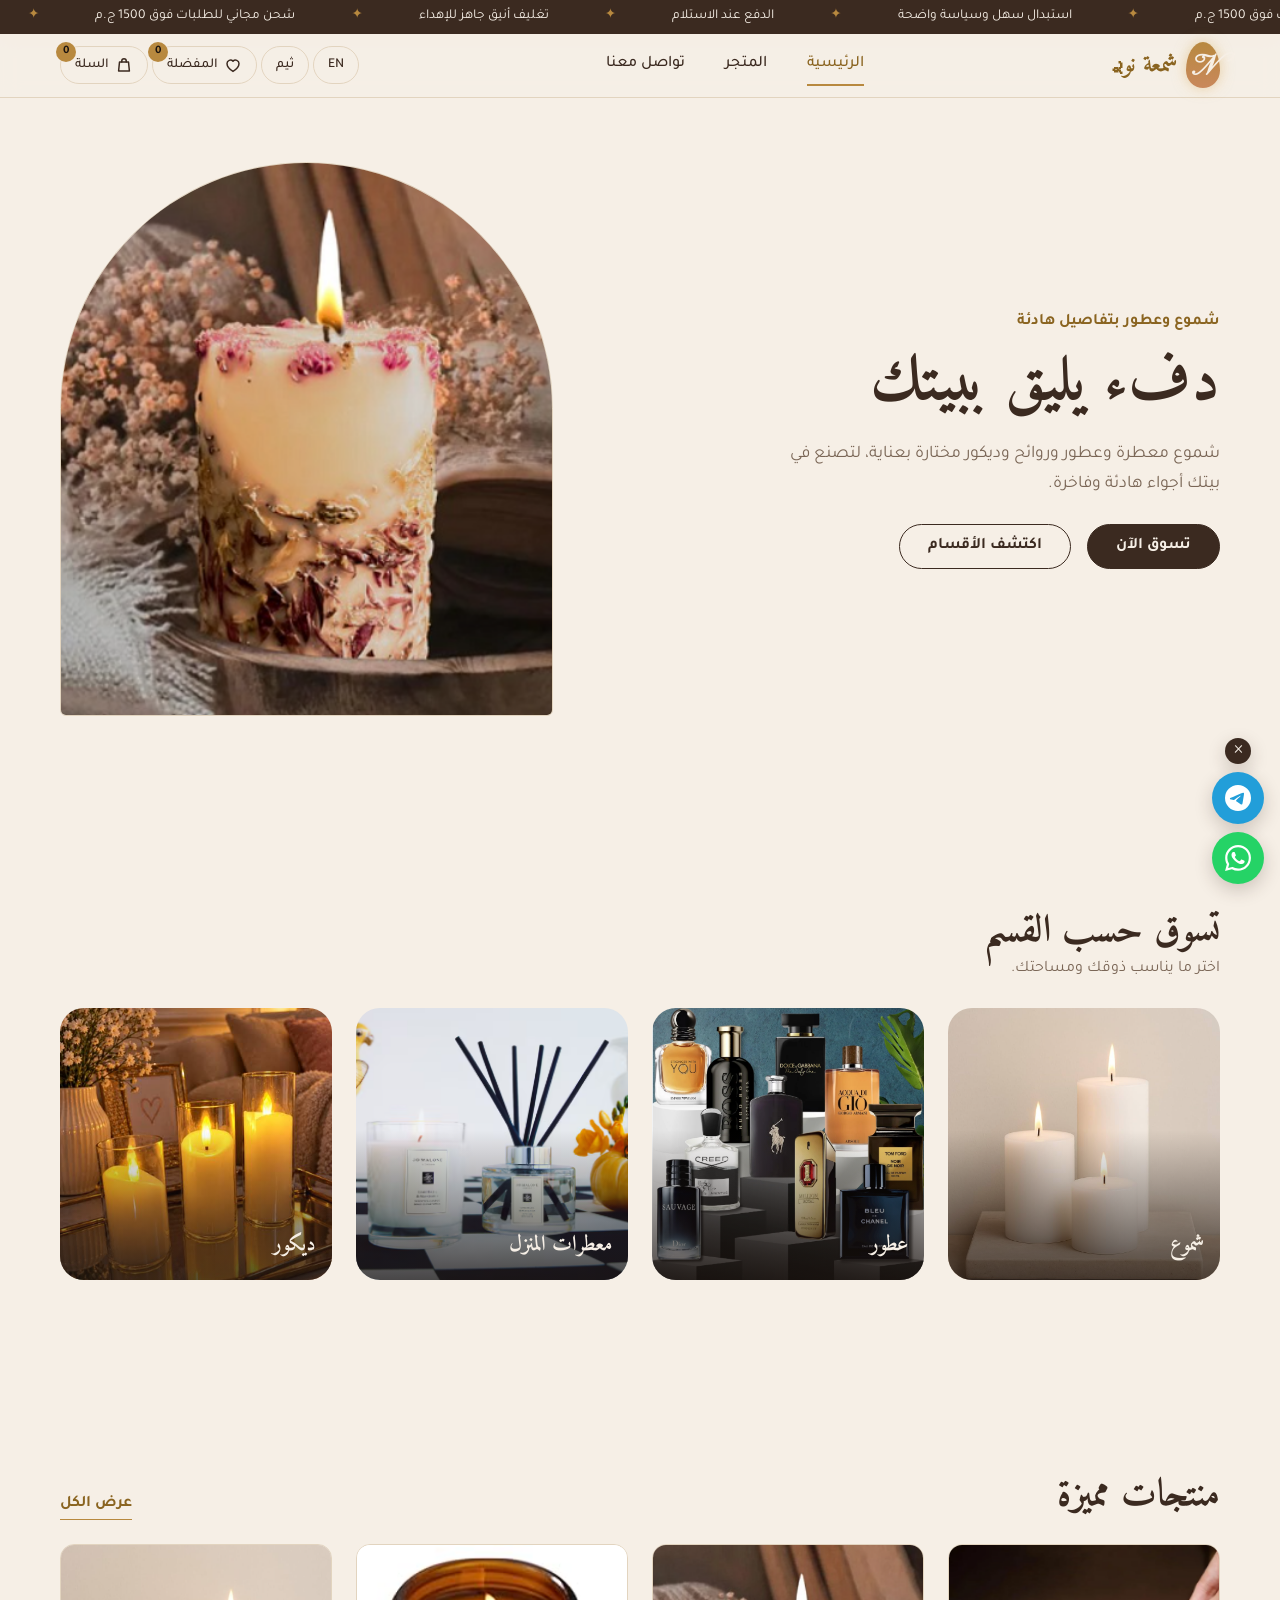
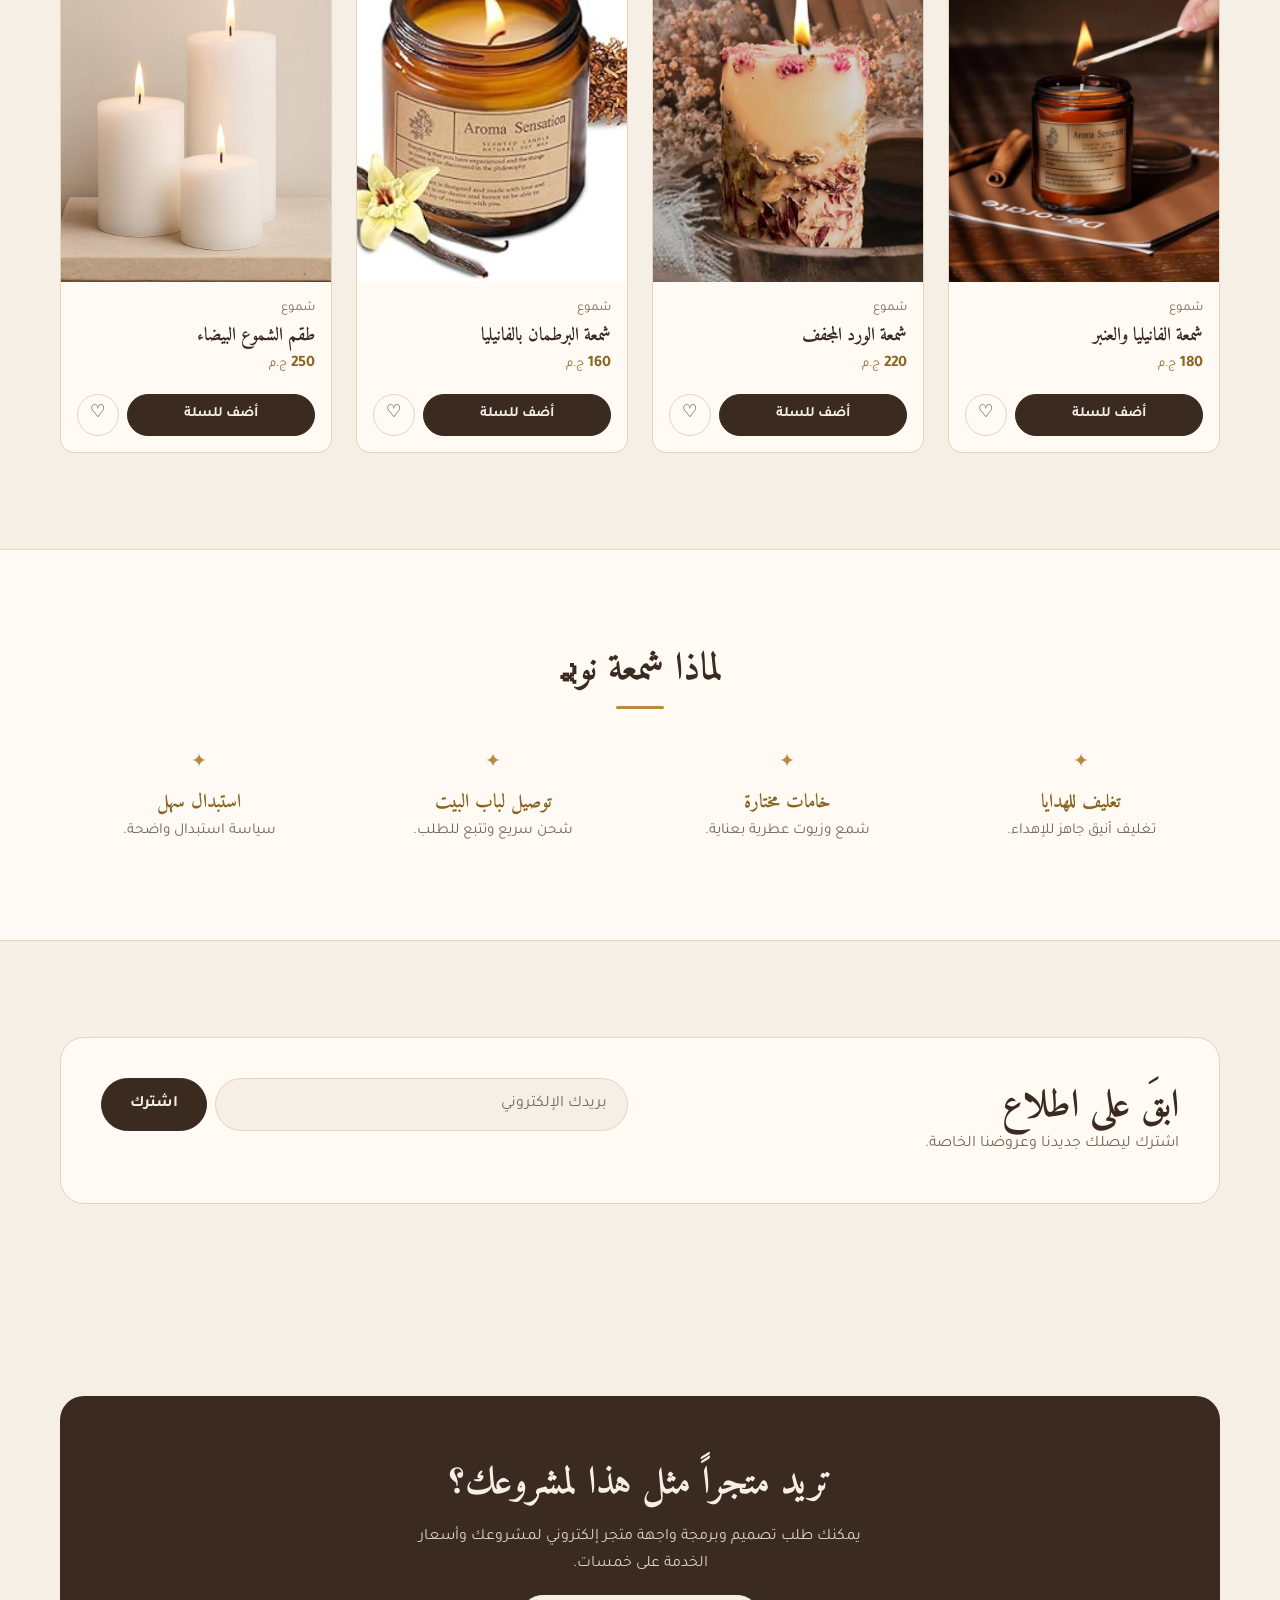
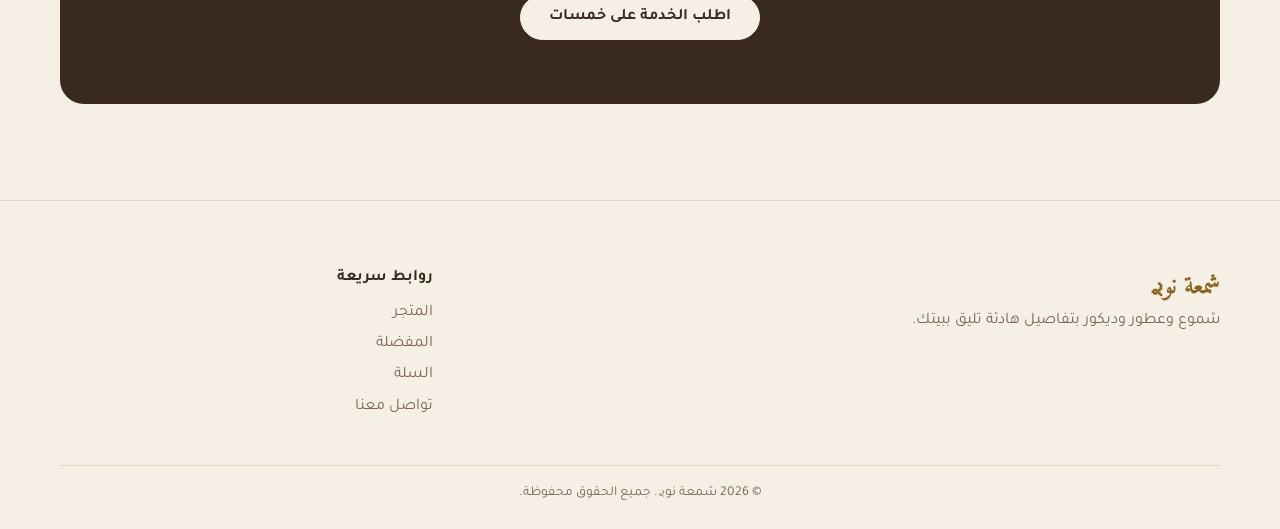
<file: index.html>
<!doctype html>
<html lang="ar" dir="rtl">
  <head>
    <meta charset="UTF-8" />
    <meta name="viewport" content="width=device-width, initial-scale=1.0" />
    <title>شمعة نوࢪ | شموع وعطور وديكور فاخر</title>
    <meta
      name="description"
      content="شموع معطرة وعطور وروائح للبيت وديكور مختار بعناية، بتصميم هادئ وفاخر وتغليف مناسب للهدايا."
    />
    <meta name="theme-color" content="#f6efe6" />

    <!-- معاينة الرابط -->
    <meta property="og:type" content="website" />
    <meta property="og:title" content="شمعة نوࢪ | شموع وعطور وديكور فاخر" />
    <meta
      property="og:description"
      content="شموع وعطور وروائح للبيت بتصميم هادئ وفاخر."
    />
    <meta property="og:image" content="images/og-cover.jpg" />

    <!-- الأيقونات -->
    <link rel="icon" type="image/png" href="images/icon.png" />
    <link rel="apple-touch-icon" href="images/icon.png" />

    <!-- الخطوط -->
    <link rel="preconnect" href="https://fonts.googleapis.com" />
    <link rel="preconnect" href="https://fonts.gstatic.com" crossorigin />
    <link
      href="https://fonts.googleapis.com/css2?family=Amiri:wght@400;700&family=Cormorant+Garamond:wght@500;600&family=Jost:wght@400;500&family=Tajawal:wght@400;500;700&family=Pinyon+Script&display=swap"
      rel="stylesheet"
    />

    <!-- ملف CSS واحد + ملفين JS: الأول للغة، والتاني لمنطق المشروع -->
    <link rel="stylesheet" href="css/style.css" />
    <script src="js/i18n.js" defer></script>
    <script src="js/data.js" defer></script>
    <script src="js/app.js" defer></script>
  </head>
  <body>
    <a href="#main" class="skip-link">تخطي إلى المحتوى</a>

    <!-- ========== الهيدر ========== -->
    <header class="site-header">
      <div class="container header-inner">
        <a href="index.html#/" class="brand">
          <span class="brand-mark" aria-hidden="true">N</span>
          <span class="brand-name">شمعة نوࢪ</span>
        </a>

        <nav class="main-nav" id="mainNav" aria-label="القائمة الرئيسية">
          <ul class="nav-list">
            <li>
              <a href="index.html#/" class="nav-link" data-nav="home"
                >الرئيسية</a
              >
            </li>
            <li>
              <a href="index.html#/shop" class="nav-link" data-nav="shop"
                >المتجر</a
              >
            </li>
            <li>
              <a href="contact.html" class="nav-link" data-nav="contact"
                >تواصل معنا</a
              >
            </li>
          </ul>
        </nav>

        <div class="header-actions">
          <button
            type="button"
            class="icon-btn"
            id="langToggle"
            aria-label="تغيير اللغة"
          >
            <span>EN</span>
          </button>
          <button
            type="button"
            class="icon-btn"
            id="themeToggle"
            aria-label="تبديل الوضع الليلي"
          >
            <span>ثيم</span>
          </button>
          <a href="index.html#/wishlist" class="icon-btn" aria-label="المفضلة">
            <span class="icon-label">المفضلة</span>
            <span class="badge" id="wishCount">0</span>
          </a>
          <a href="index.html#/cart" class="icon-btn" aria-label="السلة">
            <span class="icon-label">السلة</span>
            <span class="badge" id="cartCount">0</span>
          </a>
          <button
            type="button"
            class="icon-btn menu-btn"
            id="menuToggle"
            aria-expanded="false"
            aria-controls="mainNav"
            aria-label="فتح القائمة"
          >
            <span aria-hidden="true">☰</span>
          </button>
        </div>
      </div>
    </header>

    <!-- الـ JS بيعرض هنا الصفحة المطلوبة (رئيسية، متجر، منتج، سلة، دفع، مفضلة) من القوالب اللي تحت -->
    <main id="main" tabindex="-1">
      <div id="view"></div>
      <noscript
        ><p class="noscript-msg">
          يحتاج الموقع إلى تفعيل JavaScript ليعمل.
        </p></noscript
      >
    </main>

    <!-- ========== الفوتر ========== -->
    <footer class="site-footer">
      <div class="container">
        <div class="footer-grid">
          <div class="footer-brand">
            <p class="footer-logo">شمعة نوࢪ</p>
            <p>شموع وعطور وديكور بتفاصيل هادئة تليق ببيتك.</p>
          </div>
          <nav class="footer-nav" aria-label="روابط سريعة">
            <p class="footer-title">روابط سريعة</p>
            <ul>
              <li><a href="index.html#/shop">المتجر</a></li>
              <li><a href="index.html#/wishlist">المفضلة</a></li>
              <li><a href="index.html#/cart">السلة</a></li>
              <li><a href="contact.html">تواصل معنا</a></li>
            </ul>
          </nav>
        </div>
        <p class="copyright">
          &copy; <span id="year">2026</span>
          <span>شمعة نوࢪ. جميع الحقوق محفوظة.</span>
        </p>
      </div>
    </footer>

    <!-- أزرار التواصل العائمة (الروابط بيحطها الـ JS من الإعدادات في app.js) -->
    <aside class="float-contact" id="floatContact" aria-label="تواصل سريع">
      <button
        type="button"
        class="float-close"
        id="floatClose"
        aria-label="إخفاء أزرار التواصل"
      >
        &times;
      </button>
      <a
        href="#"
        class="float-link float-telegram"
        data-channel="telegram"
        target="_blank"
        rel="noopener"
        aria-label="تواصل عبر تيليجرام"
      >
        <svg viewBox="0 0 24 24" aria-hidden="true">
          <path
            d="M11.944 0A12 12 0 0 0 0 12a12 12 0 0 0 12 12 12 12 0 0 0 12-12A12 12 0 0 0 12 0a12 12 0 0 0-.056 0zm4.962 7.224c.1-.002.321.023.465.14a.506.506 0 0 1 .171.325c.016.093.036.306.02.472-.18 1.898-.962 6.502-1.36 8.627-.168.9-.499 1.201-.82 1.23-.696.065-1.225-.46-1.9-.902-1.056-.693-1.653-1.124-2.678-1.8-1.185-.78-.417-1.21.258-1.91.177-.184 3.247-2.977 3.307-3.23.007-.032.014-.15-.056-.212s-.174-.041-.249-.024c-.106.024-1.793 1.14-5.061 3.345-.48.33-.913.49-1.302.48-.428-.008-1.252-.241-1.865-.44-.752-.245-1.349-.374-1.297-.789.027-.216.325-.437.893-.663 3.498-1.524 5.83-2.529 6.998-3.014 3.332-1.386 4.025-1.627 4.476-1.635z"
          />
        </svg>
      </a>
      <a
        href="#"
        class="float-link float-whatsapp"
        data-channel="whatsapp"
        target="_blank"
        rel="noopener"
        aria-label="تواصل عبر واتساب"
      >
        <svg viewBox="0 0 24 24" aria-hidden="true">
          <path
            d="M17.472 14.382c-.297-.149-1.758-.867-2.03-.967-.273-.099-.471-.148-.67.15-.197.297-.767.966-.94 1.164-.173.199-.347.223-.644.075-.297-.15-1.255-.463-2.39-1.475-.883-.788-1.48-1.761-1.653-2.059-.173-.297-.018-.458.13-.606.134-.133.298-.347.446-.52.149-.174.198-.298.298-.497.099-.198.05-.371-.025-.52-.075-.149-.669-1.612-.916-2.207-.242-.579-.487-.5-.669-.51-.173-.008-.371-.01-.57-.01-.198 0-.52.074-.792.372-.272.297-1.04 1.016-1.04 2.479 0 1.462 1.065 2.875 1.213 3.074.149.198 2.096 3.2 5.077 4.487.709.306 1.262.489 1.694.625.712.227 1.36.195 1.871.118.571-.085 1.758-.719 2.006-1.413.248-.694.248-1.289.173-1.413-.074-.124-.272-.198-.57-.347m-5.421 7.403h-.004a9.87 9.87 0 01-5.031-1.378l-.361-.214-3.741.982.998-3.648-.235-.374a9.86 9.86 0 01-1.51-5.26c.001-5.45 4.436-9.884 9.888-9.884 2.64 0 5.122 1.03 6.988 2.898a9.825 9.825 0 012.893 6.994c-.003 5.45-4.437 9.884-9.885 9.884m8.413-18.297A11.815 11.815 0 0012.05 0C5.495 0 .16 5.335.157 11.892c0 2.096.547 4.142 1.588 5.945L.057 24l6.305-1.654a11.882 11.882 0 005.683 1.448h.005c6.554 0 11.89-5.335 11.893-11.893a11.821 11.821 0 00-3.48-8.413Z"
          />
        </svg>
      </a>
    </aside>

    <!-- منطقة رسائل التأكيد (Toast) يملؤها الـ JS -->
    <div
      class="toast-region"
      id="toastRegion"
      role="status"
      aria-live="polite"
    ></div>

    <!-- ========== قالب: home ========== -->
    <template id="tpl-home">
      <section aria-labelledby="hero-title" class="hero">
        <div class="hero-inner container">
          <div class="hero-text">
            <p class="eyebrow">شموع وعطور بتفاصيل هادئة</p>
            <h1 id="hero-title">دفء يليق ببيتك</h1>
            <p class="hero-desc">
              شموع معطرة وعطور وروائح وديكور مختارة بعناية، لتصنع في بيتك أجواء
              هادئة وفاخرة.
            </p>
            <div class="hero-actions">
              <a class="btn btn-primary" href="#/shop">تسوق الآن</a>
              <a class="btn btn-ghost" data-scroll="categories" href="#/"
                >اكتشف الأقسام</a
              >
            </div>
          </div>
          <div class="hero-media">
            <img
              alt="شمعة معطرة مضاءة على طاولة خشبية"
              class="hero-img"
              fetchpriority="high"
              height="900"
              src="images/hero1.png"
              width="800"
            />
          </div>
        </div>
      </section>

      <!-- Shopping Sections -->
      <section
        aria-labelledby="categories-title"
        class="categories"
        id="categories"
      >
        <div class="container">
          <div class="section-head">
            <h2 id="categories-title">تسوق حسب القسم</h2>
            <p>اختر ما يناسب ذوقك ومساحتك.</p>
          </div>
          <ul class="category-grid">
            <li>
              <a class="category-card" href="#/shop?category=candles">
                <img
                  alt=""
                  height="600"
                  loading="lazy"
                  src="images/img10.png"
                  width="600"
                />
                <span class="category-name">شموع</span>
              </a>
            </li>
            <li>
              <a class="category-card" href="#/shop?category=perfumes">
                <img
                  alt=""
                  height="600"
                  loading="lazy"
                  src="images/img4-.png"
                  width="600"
                />
                <span class="category-name">عطور</span>
              </a>
            </li>
            <li>
              <a class="category-card" href="#/shop?category=home-fragrance">
                <img
                  alt=""
                  height="600"
                  loading="lazy"
                  src="images/img2.png"
                  width="600"
                />
                <span class="category-name">معطرات المنزل</span>
              </a>
            </li>
            <li>
              <a class="category-card" href="#/shop?category=decor">
                <img
                  alt=""
                  height="600"
                  loading="lazy"
                  src="images/img8.png"
                  width="600"
                />
                <span class="category-name">ديكور</span>
              </a>
            </li>
          </ul>
        </div>
      </section>
      <!-- منتجات مميزة -->
      <section aria-labelledby="featured-title" class="featured" id="featured">
        <div class="container">
          <div class="section-head section-head-row">
            <h2 id="featured-title">منتجات مميزة</h2>
            <a class="link-more" href="#/shop">عرض الكل</a>
          </div>
          <ul class="product-grid" id="featuredGrid"></ul>
        </div>
      </section>
      <!-- المميزات -->
      <section aria-labelledby="features-title" class="features">
        <div class="container">
          <h2 class="features-heading" id="features-title">لماذا شمعة نوࢪ</h2>
          <ul class="features-list">
            <li class="feature-item">
              <h3 class="feature-title">تغليف للهدايا</h3>
              <p>تغليف أنيق جاهز للإهداء.</p>
            </li>
            <li class="feature-item">
              <h3 class="feature-title">خامات مختارة</h3>
              <p>شمع وزيوت عطرية بعناية.</p>
            </li>
            <li class="feature-item">
              <h3 class="feature-title" data-i18n="features.deliveryTitle">
                توصيل لباب البيت
              </h3>
              <p>شحن سريع وتتبع للطلب.</p>
            </li>
            <li class="feature-item">
              <h3 class="feature-title">استبدال سهل</h3>
              <p>سياسة استبدال واضحة.</p>
            </li>
          </ul>
        </div>
      </section>
      <!-- النشرة البريدية -->
      <section
        aria-labelledby="newsletter-title"
        class="newsletter"
        id="newsletter"
      >
        <div class="container newsletter-inner">
          <div class="newsletter-text">
            <h2 id="newsletter-title">ابقَ على اطلاع</h2>
            <p>اشترك ليصلك جديدنا وعروضنا الخاصة.</p>
          </div>
          <form class="newsletter-form" id="newsletterForm" novalidate="">
            <label class="sr-only" for="newsletterEmail"
              >البريد الإلكتروني</label
            >
            <input
              autocomplete="email"
              id="newsletterEmail"
              name="email"
              placeholder="بريدك الإلكتروني"
              required=""
              type="email"
            />
            <button class="btn btn-primary" type="submit">اشترك</button>
            <p
              aria-live="polite"
              class="form-msg"
              id="newsletterMsg"
              role="status"
            ></p>
          </form>
        </div>
      </section>
      <!-- زرار خدمة خمسات -->
      <section aria-labelledby="cta-title" class="cta" id="service">
        <div class="container cta-inner">
          <h2 id="cta-title">تريد متجراً مثل هذا لمشروعك؟</h2>
          <p>
            يمكنك طلب تصميم وبرمجة واجهة متجر إلكتروني لمشروعك وأسعار الخدمة على
            خمسات.
          </p>
          <a class="btn btn-primary" href="#" rel="noopener" target="_blank"
            >اطلب الخدمة على خمسات</a
          >
        </div>
      </section>
    </template>

    <!-- ========== قالب: shop ========== -->
    <template id="tpl-shop">
      <!-- ========== رأس الصفحة ========== -->
      <section aria-labelledby="shop-title" class="page-hero">
        <div class="container">
          <nav aria-label="مسار التنقل">
            <ol class="breadcrumb">
              <li><a href="#/">الرئيسية</a></li>
              <li aria-current="page">المتجر</li>
            </ol>
          </nav>
          <h1 id="shop-title">المتجر</h1>
          <p>اكتشف الشموع والعطور ومعطرات المنزل والديكور في مكان واحد.</p>
        </div>
      </section>
      <!-- ========== الفلاتر + المنتجات ========== -->
      <section aria-label="منتجات المتجر" class="shop">
        <div class="container shop-layout">
          <!-- الفلاتر -->
          <aside aria-label="فلاتر المنتجات" class="filters" id="filters">
            <form id="filtersForm">
              <div class="field">
                <label class="field-label" for="searchInput">بحث</label>
                <input
                  autocomplete="off"
                  id="searchInput"
                  name="search"
                  placeholder="ابحث عن منتج"
                  type="search"
                />
              </div>
              <fieldset>
                <legend>القسم</legend>
                <div class="radio-list">
                  <label>
                    <input checked="" name="category" type="radio" value="" />
                    الكل
                  </label>
                  <label>
                    <input name="category" type="radio" value="candles" />
                    شموع
                  </label>
                  <label>
                    <input name="category" type="radio" value="perfumes" />
                    عطور
                  </label>
                  <label>
                    <input
                      name="category"
                      type="radio"
                      value="home-fragrance"
                    />
                    معطرات المنزل
                  </label>
                  <label>
                    <input name="category" type="radio" value="decor" />
                    ديكور
                  </label>
                </div>
              </fieldset>
              <fieldset>
                <legend>السعر (ج.م)</legend>
                <div class="price-row">
                  <div class="field">
                    <label class="field-label" for="minPrice">من</label>
                    <input
                      id="minPrice"
                      inputmode="numeric"
                      min="0"
                      name="minPrice"
                      placeholder="0"
                      type="number"
                    />
                  </div>
                  <div class="field">
                    <label class="field-label" for="maxPrice">إلى</label>
                    <input
                      id="maxPrice"
                      inputmode="numeric"
                      min="0"
                      name="maxPrice"
                      placeholder="1000"
                      type="number"
                    />
                  </div>
                </div>
              </fieldset>
              <button class="btn btn-ghost filters-reset" type="reset">
                مسح الفلاتر
              </button>
            </form>
          </aside>
          <!-- المنتجات -->
          <div class="shop-main">
            <div class="shop-toolbar">
              <p
                aria-live="polite"
                class="results-count"
                id="resultsCount"
                role="status"
              >
                عرض 6 منتجات
              </p>
              <div class="toolbar-actions">
                <button
                  aria-controls="filters"
                  aria-expanded="false"
                  class="btn btn-ghost filters-toggle"
                  id="filtersToggle"
                  type="button"
                >
                  الفلاتر
                </button>
                <label class="sort-label" for="sortSelect">الترتيب</label>
                <select class="sort-select" id="sortSelect">
                  <option value="newest">الأحدث</option>
                  <option value="price-asc">السعر: من الأقل للأعلى</option>
                  <option value="price-desc">السعر: من الأعلى للأقل</option>
                </select>
              </div>
            </div>
            <ul class="product-grid" id="productGrid"></ul>
            <p class="empty-state" hidden="" id="emptyState">
              لا توجد منتجات مطابقة لبحثك.
            </p>
          </div>
        </div>
      </section>
    </template>

    <!-- ========== قالب: product ========== -->
    <template id="tpl-product">
      <div class="container page-top">
        <nav aria-label="مسار التنقل">
          <ol class="breadcrumb">
            <li><a href="#/">الرئيسية</a></li>
            <li><a href="#/shop">المتجر</a></li>
            <li aria-current="page">شمعة الفانيليا والعنبر</li>
          </ol>
        </nav>
      </div>
      <!-- ========== تفاصيل المنتج  ========== -->
      <section aria-labelledby="product-title" class="product-detail">
        <div class="container product-layout">
          <div class="product-gallery">
            <img
              alt="شمعة الفانيليا والعنبر"
              fetchpriority="high"
              height="1000"
              id="productImage"
              src="images/شمعة الفانيليا والعنبر.png"
              width="800"
            />
          </div>
          <div class="product-info">
            <p class="product-cat" id="productCategory">شموع</p>
            <h1 id="product-title">شمعة الفانيليا والعنبر</h1>
            <p class="product-price-lg" id="productPrice">
              180 <span class="currency">ج.م</span>
            </p>
            <p class="product-desc" id="productDesc">
              شمعة معطرة بنفحات الفانيليا والعنبر، تمنح مكانك دفئاً وهدوءاً.
            </p>
            <form class="product-form" id="productForm" novalidate="">
              <div class="form-field">
                <label for="sizeSelect">الحجم</label>
                <select class="form-control" id="sizeSelect" name="size">
                  <option value="small">صغير</option>
                  <option selected="" value="medium">متوسط</option>
                  <option value="large">كبير</option>
                </select>
              </div>
              <div class="form-field">
                <span class="field-label" id="qtyLabel">الكمية</span>
                <div aria-label="الكمية" class="qty" role="group">
                  <button
                    aria-label="إنقاص الكمية"
                    class="qty-btn"
                    type="button"
                  >
                    −
                  </button>
                  <input
                    aria-label="الكمية"
                    id="qtyInput"
                    inputmode="numeric"
                    max="10"
                    min="1"
                    type="number"
                    value="1"
                  />
                  <button
                    aria-label="زيادة الكمية"
                    class="qty-btn"
                    type="button"
                  >
                    +
                  </button>
                </div>
              </div>
              <div class="product-buy">
                <button class="btn btn-primary" id="addToCartBtn" type="submit">
                  أضف للسلة
                </button>
                <button
                  aria-label="أضف للمفضلة"
                  aria-pressed="false"
                  class="wish-btn wish-btn-lg"
                  id="wishBtn"
                  type="button"
                >
                  ♡
                </button>
              </div>
            </form>
            <ul class="product-points">
              <li>تغليف أنيق جاهز للإهداء</li>
              <li>شحن سريع وتتبع للطلب</li>
              <li>سياسة استبدال واضحة</li>
            </ul>
            <div class="accordion">
              <details open="">
                <summary>تفاصيل المنتج</summary>
                <p>
                  تصميم هادئ ورائحة دافئة تناسب غرف المعيشة وغرف النوم. احرص على
                  قص الفتيلة قبل كل استخدام لتحصل على احتراق متوازن.
                </p>
              </details>
              <details>
                <summary>الشحن والاستبدال</summary>
                <p>
                  يتم التوصيل خلال أيام العمل، ويمكن الاستبدال وفق سياسة المتجر.
                </p>
              </details>
            </div>
          </div>
        </div>
      </section>
      <!-- ========== منتجات مشابهة ========== -->
      <section aria-labelledby="related-title" class="related">
        <div class="container">
          <div class="section-head">
            <h2 id="related-title">قد يعجبك أيضاً</h2>
          </div>
          <ul class="product-grid" id="relatedGrid"></ul>
        </div>
      </section>
    </template>

    <!-- ========== قالب: cart ========== -->
    <template id="tpl-cart">
      <section aria-labelledby="cart-title" class="page-hero">
        <div class="container">
          <nav aria-label="مسار التنقل">
            <ol class="breadcrumb">
              <li><a href="#/">الرئيسية</a></li>
              <li aria-current="page">السلة</li>
            </ol>
          </nav>
          <h1 id="cart-title">السلة</h1>
        </div>
      </section>
      <section aria-label="محتويات السلة" class="cart">
        <div class="container cart-layout">
          <div class="cart-main">
            <ul class="cart-list" id="cartList"></ul>
            <div class="cart-empty" hidden="" id="cartEmpty">
              <p>سلتك فارغة حالياً.</p>
              <a class="btn btn-primary" href="#/shop">تسوق الآن</a>
            </div>
          </div>
          <aside aria-labelledby="summary-title" class="cart-summary panel">
            <h2 id="summary-title">ملخص الطلب</h2>
            <form class="coupon-form" id="couponForm" novalidate="">
              <label class="sr-only" for="couponInput">كود الخصم</label>
              <input
                autocomplete="off"
                class="form-control"
                id="couponInput"
                placeholder="كود الخصم"
                type="text"
              />
              <button class="btn btn-ghost" type="submit">تطبيق</button>
            </form>
            <p
              aria-live="polite"
              class="form-msg"
              id="couponMsg"
              role="status"
            ></p>
            <dl class="summary-rows">
              <div>
                <dt>المجموع الفرعي</dt>
                <dd id="subtotal">1080 ج.م</dd>
              </div>
              <div>
                <dt>الخصم</dt>
                <dd id="discount">0 ج.م</dd>
              </div>
              <div>
                <dt>الشحن</dt>
                <dd id="shipping">50 ج.م</dd>
              </div>
              <div class="summary-total">
                <dt>الإجمالي</dt>
                <dd id="total">1130 ج.م</dd>
              </div>
            </dl>
            <a class="btn btn-primary" href="#/checkout" id="checkoutBtn"
              >إتمام الطلب</a
            >
          </aside>
        </div>
      </section>
    </template>

    <!-- ========== قالب: checkout ========== -->
    <template id="tpl-checkout">
      <section aria-labelledby="checkout-title" class="page-hero">
        <div class="container">
          <nav aria-label="مسار التنقل">
            <ol class="breadcrumb">
              <li><a href="#/">الرئيسية</a></li>
              <li><a href="#/cart">السلة</a></li>
              <li aria-current="page">إتمام الطلب</li>
            </ol>
          </nav>
          <h1 id="checkout-title">إتمام الطلب</h1>
        </div>
      </section>
      <section aria-label="بيانات الطلب" class="checkout">
        <div class="container checkout-layout">
          <form class="checkout-form" id="checkoutForm" novalidate="">
            <fieldset>
              <legend>بيانات التواصل</legend>
              <div class="form-grid">
                <div class="form-field full">
                  <label for="fullName">الاسم الكامل</label>
                  <input
                    aria-describedby="fullNameError"
                    autocomplete="name"
                    class="form-control"
                    id="fullName"
                    name="fullName"
                    required=""
                    type="text"
                  />
                  <p class="field-error" id="fullNameError"></p>
                </div>
                <div class="form-field">
                  <label for="phone">رقم الموبايل</label>
                  <input
                    aria-describedby="phoneError"
                    autocomplete="tel"
                    class="form-control"
                    id="phone"
                    inputmode="tel"
                    name="phone"
                    required=""
                    type="tel"
                  />
                  <p class="field-error" id="phoneError"></p>
                </div>
                <div class="form-field">
                  <label for="email">البريد الإلكتروني</label>
                  <input
                    aria-describedby="emailError"
                    autocomplete="email"
                    class="form-control"
                    id="email"
                    name="email"
                    required=""
                    type="email"
                  />
                  <p class="field-error" id="emailError"></p>
                </div>
              </div>
            </fieldset>
            <fieldset>
              <legend>عنوان التوصيل</legend>
              <div class="form-grid">
                <div class="form-field">
                  <label for="governorate">المحافظة</label>
                  <select
                    aria-describedby="governorateError"
                    class="form-control"
                    id="governorate"
                    name="governorate"
                    required=""
                  >
                    <option value="">اختر المحافظة</option>
                    <option value="cairo">القاهرة</option>
                    <option value="giza">الجيزة</option>
                    <option value="alex">الإسكندرية</option>
                    <option value="other">محافظة أخرى</option>
                  </select>
                  <p class="field-error" id="governorateError"></p>
                </div>
                <div class="form-field">
                  <label for="city">المدينة / المنطقة</label>
                  <input
                    aria-describedby="cityError"
                    autocomplete="address-level2"
                    class="form-control"
                    id="city"
                    name="city"
                    required=""
                    type="text"
                  />
                  <p class="field-error" id="cityError"></p>
                </div>
                <div class="form-field full">
                  <label for="address">العنوان بالتفصيل</label>
                  <textarea
                    aria-describedby="addressError"
                    autocomplete="street-address"
                    class="form-control"
                    id="address"
                    name="address"
                    required=""
                    rows="3"
                  ></textarea>
                  <p class="field-error" id="addressError"></p>
                </div>
                <div class="form-field full">
                  <label for="notes">ملاحظات (اختياري)</label>
                  <textarea
                    class="form-control"
                    id="notes"
                    name="notes"
                    rows="2"
                  ></textarea>
                </div>
              </div>
            </fieldset>
            <fieldset>
              <legend>طريقة الدفع</legend>
              <label class="pay-option">
                <input checked="" name="payment" type="radio" value="cod" />
                الدفع عند الاستلام
              </label>
              <label class="pay-option is-disabled">
                <input disabled="" name="payment" type="radio" value="card" />
                بطاقة بنكية (قريباً)
              </label>
            </fieldset>
            <button class="btn btn-primary checkout-submit" type="submit">
              تأكيد الطلب
            </button>
          </form>
          <aside aria-labelledby="order-title" class="order-summary panel">
            <h2 id="order-title">ملخص طلبك</h2>
            <ul class="order-items" id="orderItems"></ul>
            <dl class="summary-rows">
              <div>
                <dt>المجموع الفرعي</dt>
                <dd id="subtotal">1080 ج.م</dd>
              </div>
              <div>
                <dt>الشحن</dt>
                <dd id="shipping">50 ج.م</dd>
              </div>
              <div class="summary-total">
                <dt>الإجمالي</dt>
                <dd id="total">1130 ج.م</dd>
              </div>
            </dl>
          </aside>
        </div>
        <!-- رسالة النجاح: مخفية لحد ما الطلب يتأكد -->
        <div
          class="container order-success"
          hidden=""
          id="orderSuccess"
          role="status"
        >
          <div aria-hidden="true" class="success-mark">✓</div>
          <h2>تم استلام طلبك</h2>
          <p>رقم الطلب: <strong id="orderNumber">—</strong></p>
          <a class="btn btn-primary" href="#/shop">متابعة التسوق</a>
        </div>
      </section>
    </template>

    <!-- ========== قالب: wishlist ========== -->
    <template id="tpl-wishlist">
      <section aria-labelledby="wish-title" class="page-hero">
        <div class="container">
          <nav aria-label="مسار التنقل">
            <ol class="breadcrumb">
              <li><a href="#/">الرئيسية</a></li>
              <li aria-current="page">المفضلة</li>
            </ol>
          </nav>
          <h1 id="wish-title">المفضلة</h1>
        </div>
      </section>
      <section aria-label="المنتجات المفضلة" class="wishlist">
        <div class="container">
          <div class="list-toolbar">
            <p
              aria-live="polite"
              class="results-count"
              id="wishResults"
              role="status"
            >
              عدد المنتجات: 2
            </p>
            <button class="btn btn-ghost btn-sm" id="clearWish" type="button">
              مسح الكل
            </button>
          </div>
          <ul class="product-grid" id="wishGrid"></ul>
          <div class="empty-state" hidden="" id="wishEmpty">
            <p>لم تضف أي منتج إلى المفضلة بعد.</p>
            <a class="btn btn-primary" href="#/shop">اكتشف المنتجات</a>
          </div>
        </div>
      </section>
    </template>
  </body>
</html>
</file>
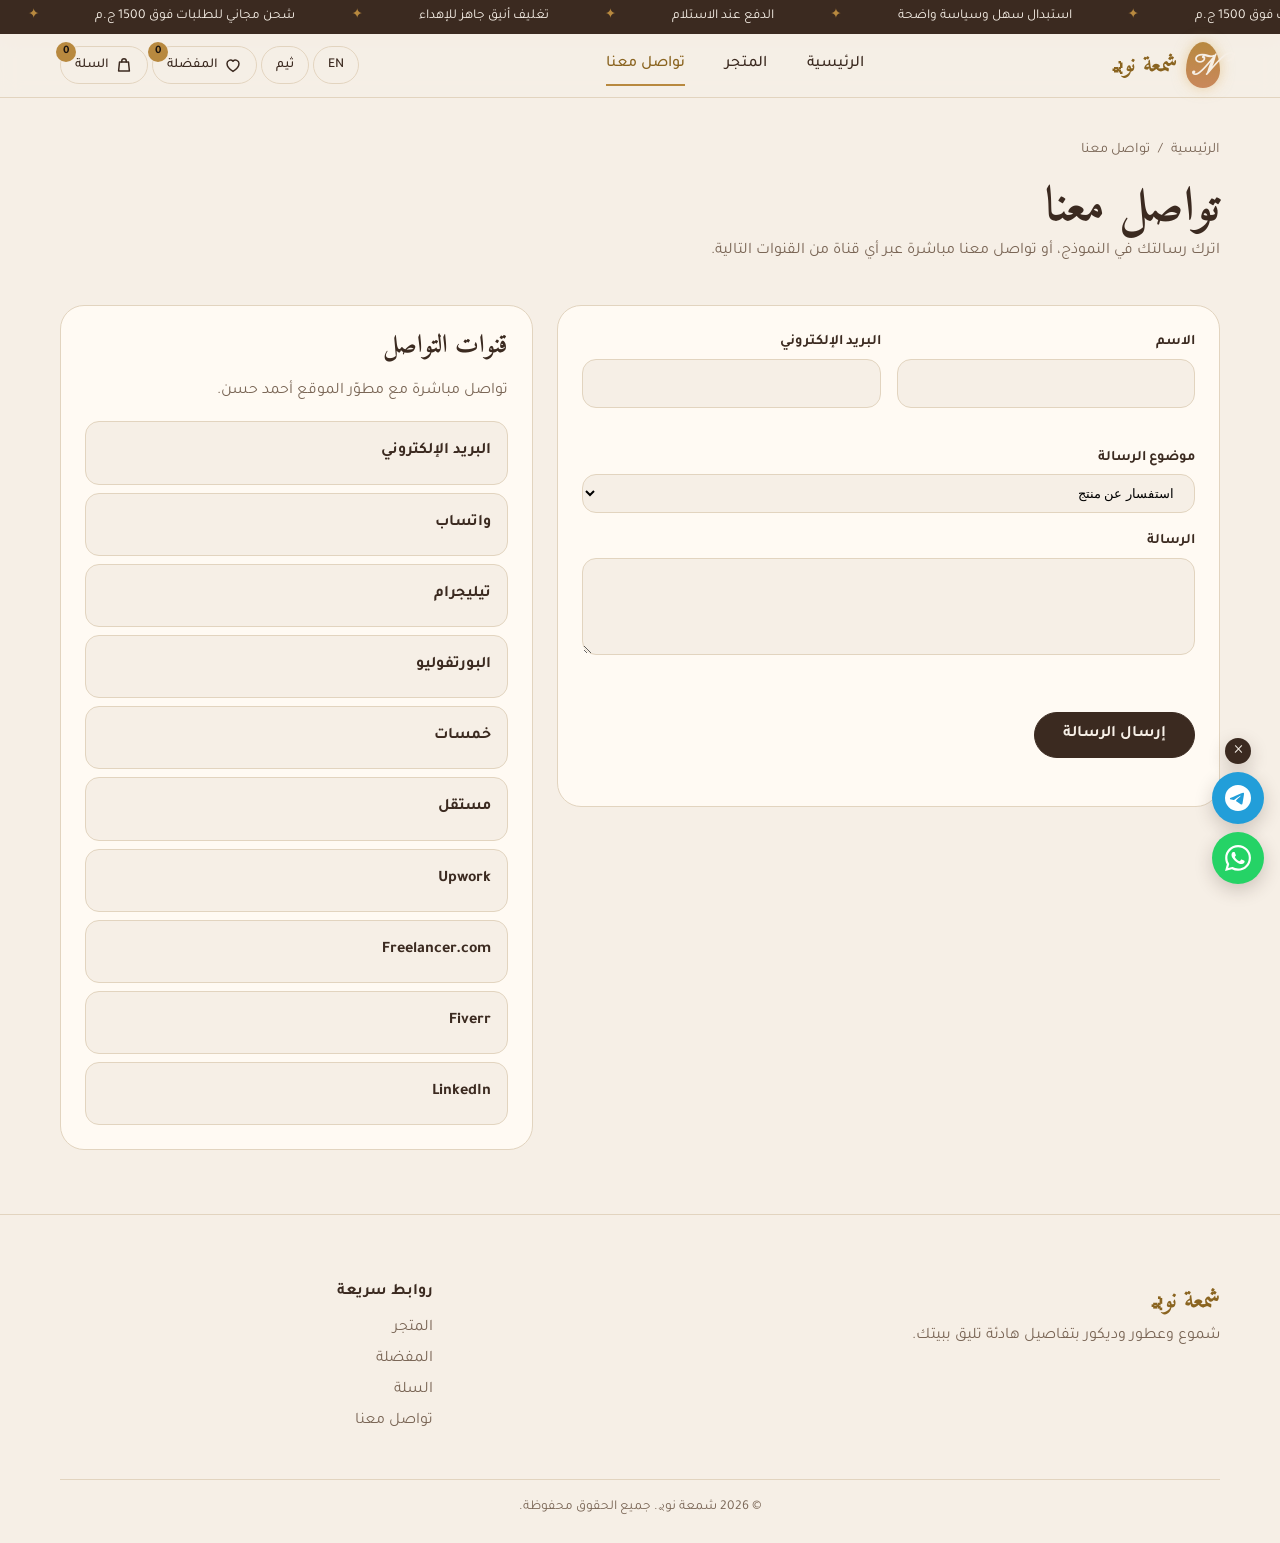
<file: contact.html>
<!doctype html>
<html lang="ar" dir="rtl">
  <head>
    <meta charset="UTF-8" />
    <meta name="viewport" content="width=device-width, initial-scale=1.0" />
    <title>تواصل معنا | شمعة نوࢪ</title>
    <meta
      name="description"
      content="تواصل معنا لأي استفسار، أو راسلنا مباشرة عبر البريد وواتساب وتيليجرام ومنصات العمل الحر."
    />
    <meta name="theme-color" content="#f6efe6" />

    <!-- الأيقونات -->
    <link rel="icon" type="image/png" href="images/icon.png" />
    <link rel="apple-touch-icon" href="images/icon.png" />

    <!-- الخطوط -->
    <link rel="preconnect" href="https://fonts.googleapis.com" />
    <link rel="preconnect" href="https://fonts.gstatic.com" crossorigin />
    <link
      href="https://fonts.googleapis.com/css2?family=Amiri:wght@400;700&family=Cormorant+Garamond:wght@500;600&family=Jost:wght@400;500&family=Tajawal:wght@400;500;700&family=Pinyon+Script&display=swap"
      rel="stylesheet"
    />

    <!-- ملف CSS واحد + ملفين JS: الأول للغة، والتاني لمنطق المشروع -->
    <link rel="stylesheet" href="css/style.css" />
    <script src="js/i18n.js" defer></script>
    <script src="js/data.js" defer></script>
    <script src="js/app.js" defer></script>
  </head>
  <body>
    <a href="#main" class="skip-link">تخطي إلى المحتوى</a>

    <!-- ========== الهيدر ========== -->
    <header class="site-header">
      <div class="container header-inner">
        <a href="index.html#/" class="brand">
          <span class="brand-mark" aria-hidden="true">N</span>
          <span class="brand-name">شمعة نوࢪ</span>
        </a>

        <nav class="main-nav" id="mainNav" aria-label="القائمة الرئيسية">
          <ul class="nav-list">
            <li>
              <a href="index.html#/" class="nav-link" data-nav="home"
                >الرئيسية</a
              >
            </li>
            <li>
              <a href="index.html#/shop" class="nav-link" data-nav="shop"
                >المتجر</a
              >
            </li>
            <li>
              <a
                href="contact.html"
                class="nav-link"
                data-nav="contact"
                aria-current="page"
                >تواصل معنا</a
              >
            </li>
          </ul>
        </nav>

        <div class="header-actions">
          <button
            type="button"
            class="icon-btn"
            id="langToggle"
            aria-label="تغيير اللغة"
          >
            <span>EN</span>
          </button>
          <button
            type="button"
            class="icon-btn"
            id="themeToggle"
            aria-label="تبديل الوضع الليلي"
          >
            <span>ثيم</span>
          </button>
          <a href="index.html#/wishlist" class="icon-btn" aria-label="المفضلة">
            <span class="icon-label">المفضلة</span>
            <span class="badge" id="wishCount">0</span>
          </a>
          <a href="index.html#/cart" class="icon-btn" aria-label="السلة">
            <span class="icon-label">السلة</span>
            <span class="badge" id="cartCount">0</span>
          </a>
          <button
            type="button"
            class="icon-btn menu-btn"
            id="menuToggle"
            aria-expanded="false"
            aria-controls="mainNav"
            aria-label="فتح القائمة"
          >
            <span aria-hidden="true">☰</span>
          </button>
        </div>
      </div>
    </header>

    <main id="main" tabindex="-1">
      <section class="page-hero" aria-labelledby="contact-title">
        <div class="container">
          <nav aria-label="مسار التنقل">
            <ol class="breadcrumb">
              <li><a href="index.html#/">الرئيسية</a></li>
              <li aria-current="page">تواصل معنا</li>
            </ol>
          </nav>
          <h1 id="contact-title">تواصل معنا</h1>
          <p>
            اترك رسالتك في النموذج، أو تواصل معنا مباشرة عبر أي قناة من القنوات
            التالية.
          </p>
        </div>
      </section>

      <section class="contact" aria-label="نموذج وقنوات التواصل">
        <div class="container contact-layout">
          <form class="contact-form panel" id="contactForm" novalidate>
            <div class="form-grid">
              <div class="form-field">
                <label for="contactName">الاسم</label>
                <input
                  type="text"
                  id="contactName"
                  name="contactName"
                  class="form-control"
                  autocomplete="name"
                  aria-describedby="contactNameError"
                  required
                />
                <p class="field-error" id="contactNameError"></p>
              </div>
              <div class="form-field">
                <label for="contactEmail">البريد الإلكتروني</label>
                <input
                  type="email"
                  id="contactEmail"
                  name="contactEmail"
                  class="form-control"
                  autocomplete="email"
                  aria-describedby="contactEmailError"
                  required
                />
                <p class="field-error" id="contactEmailError"></p>
              </div>
              <div class="form-field full">
                <label for="topic">موضوع الرسالة</label>
                <select id="topic" name="topic" class="form-control">
                  <option value="product">استفسار عن منتج</option>
                  <option value="order">متابعة طلب</option>
                  <option value="other">أخرى</option>
                </select>
              </div>
              <div class="form-field full">
                <label for="message">الرسالة</label>
                <textarea
                  id="message"
                  name="message"
                  class="form-control"
                  rows="5"
                  aria-describedby="messageError"
                  required
                ></textarea>
                <p class="field-error" id="messageError"></p>
              </div>
            </div>
            <button type="submit" class="btn btn-primary">إرسال الرسالة</button>
            <p
              class="form-msg"
              id="contactMsg"
              role="status"
              aria-live="polite"
            ></p>
          </form>

          <aside class="contact-info panel" aria-labelledby="info-title">
            <h2 id="info-title">قنوات التواصل</h2>
            <p class="contact-note">تواصل مباشرة مع مطوّر الموقع أحمد حسن.</p>
            <ul class="channel-grid">
              <li class="channel" data-channel="email">
                <a href="#" class="channel-card">
                  <span class="channel-name">البريد الإلكتروني</span>
                  <span class="channel-handle" data-handle></span>
                </a>
              </li>
              <li class="channel" data-channel="whatsapp">
                <a href="#" class="channel-card" target="_blank" rel="noopener">
                  <span class="channel-name">واتساب</span>
                  <span class="channel-handle" data-handle></span>
                </a>
              </li>
              <li class="channel" data-channel="telegram">
                <a href="#" class="channel-card" target="_blank" rel="noopener">
                  <span class="channel-name">تيليجرام</span>
                  <span class="channel-handle" data-handle></span>
                </a>
              </li>
              <li class="channel" data-channel="portfolio">
                <a href="#" class="channel-card" target="_blank" rel="noopener">
                  <span class="channel-name">البورتفوليو</span>
                  <span class="channel-handle" data-handle></span>
                </a>
              </li>
              <li class="channel" data-channel="khamsat">
                <a href="#" class="channel-card" target="_blank" rel="noopener">
                  <span class="channel-name">خمسات</span>
                  <span class="channel-handle" data-handle></span>
                </a>
              </li>
              <li class="channel" data-channel="mostaql">
                <a href="#" class="channel-card" target="_blank" rel="noopener">
                  <span class="channel-name">مستقل</span>
                  <span class="channel-handle" data-handle></span>
                </a>
              </li>
              <li class="channel" data-channel="upwork">
                <a href="#" class="channel-card" target="_blank" rel="noopener">
                  <span class="channel-name">Upwork</span>
                  <span class="channel-handle" data-handle></span>
                </a>
              </li>
              <li class="channel" data-channel="freelancer">
                <a href="#" class="channel-card" target="_blank" rel="noopener">
                  <span class="channel-name">Freelancer.com</span>
                  <span class="channel-handle" data-handle></span>
                </a>
              </li>
              <li class="channel" data-channel="fiverr">
                <a href="#" class="channel-card" target="_blank" rel="noopener">
                  <span class="channel-name">Fiverr</span>
                  <span class="channel-handle" data-handle></span>
                </a>
              </li>
              <li class="channel" data-channel="linkedin">
                <a href="#" class="channel-card" target="_blank" rel="noopener">
                  <span class="channel-name">LinkedIn</span>
                  <span class="channel-handle" data-handle></span>
                </a>
              </li>
            </ul>
          </aside>
        </div>
      </section>
    </main>

    <!-- ========== الفوتر ========== -->
    <footer class="site-footer">
      <div class="container">
        <div class="footer-grid">
          <div class="footer-brand">
            <p class="footer-logo">شمعة نوࢪ</p>
            <p>شموع وعطور وديكور بتفاصيل هادئة تليق ببيتك.</p>
          </div>
          <nav class="footer-nav" aria-label="روابط سريعة">
            <p class="footer-title">روابط سريعة</p>
            <ul>
              <li><a href="index.html#/shop">المتجر</a></li>
              <li><a href="index.html#/wishlist">المفضلة</a></li>
              <li><a href="index.html#/cart">السلة</a></li>
              <li><a href="contact.html">تواصل معنا</a></li>
            </ul>
          </nav>
        </div>
        <p class="copyright">
          &copy; <span id="year">2026</span>
          <span>شمعة نوࢪ. جميع الحقوق محفوظة.</span>
        </p>
      </div>
    </footer>

    <!-- أزرار التواصل العائمة (الروابط بيحطها الـ JS من الإعدادات في app.js) -->
    <aside class="float-contact" id="floatContact" aria-label="تواصل سريع">
      <button
        type="button"
        class="float-close"
        id="floatClose"
        aria-label="إخفاء أزرار التواصل"
      >
        &times;
      </button>
      <a
        href="#"
        class="float-link float-telegram"
        data-channel="telegram"
        target="_blank"
        rel="noopener"
        aria-label="تواصل عبر تيليجرام"
      >
        <svg viewBox="0 0 24 24" aria-hidden="true">
          <path
            d="M11.944 0A12 12 0 0 0 0 12a12 12 0 0 0 12 12 12 12 0 0 0 12-12A12 12 0 0 0 12 0a12 12 0 0 0-.056 0zm4.962 7.224c.1-.002.321.023.465.14a.506.506 0 0 1 .171.325c.016.093.036.306.02.472-.18 1.898-.962 6.502-1.36 8.627-.168.9-.499 1.201-.82 1.23-.696.065-1.225-.46-1.9-.902-1.056-.693-1.653-1.124-2.678-1.8-1.185-.78-.417-1.21.258-1.91.177-.184 3.247-2.977 3.307-3.23.007-.032.014-.15-.056-.212s-.174-.041-.249-.024c-.106.024-1.793 1.14-5.061 3.345-.48.33-.913.49-1.302.48-.428-.008-1.252-.241-1.865-.44-.752-.245-1.349-.374-1.297-.789.027-.216.325-.437.893-.663 3.498-1.524 5.83-2.529 6.998-3.014 3.332-1.386 4.025-1.627 4.476-1.635z"
          />
        </svg>
      </a>
      <a
        href="#"
        class="float-link float-whatsapp"
        data-channel="whatsapp"
        target="_blank"
        rel="noopener"
        aria-label="تواصل عبر واتساب"
      >
        <svg viewBox="0 0 24 24" aria-hidden="true">
          <path
            d="M17.472 14.382c-.297-.149-1.758-.867-2.03-.967-.273-.099-.471-.148-.67.15-.197.297-.767.966-.94 1.164-.173.199-.347.223-.644.075-.297-.15-1.255-.463-2.39-1.475-.883-.788-1.48-1.761-1.653-2.059-.173-.297-.018-.458.13-.606.134-.133.298-.347.446-.52.149-.174.198-.298.298-.497.099-.198.05-.371-.025-.52-.075-.149-.669-1.612-.916-2.207-.242-.579-.487-.5-.669-.51-.173-.008-.371-.01-.57-.01-.198 0-.52.074-.792.372-.272.297-1.04 1.016-1.04 2.479 0 1.462 1.065 2.875 1.213 3.074.149.198 2.096 3.2 5.077 4.487.709.306 1.262.489 1.694.625.712.227 1.36.195 1.871.118.571-.085 1.758-.719 2.006-1.413.248-.694.248-1.289.173-1.413-.074-.124-.272-.198-.57-.347m-5.421 7.403h-.004a9.87 9.87 0 01-5.031-1.378l-.361-.214-3.741.982.998-3.648-.235-.374a9.86 9.86 0 01-1.51-5.26c.001-5.45 4.436-9.884 9.888-9.884 2.64 0 5.122 1.03 6.988 2.898a9.825 9.825 0 012.893 6.994c-.003 5.45-4.437 9.884-9.885 9.884m8.413-18.297A11.815 11.815 0 0012.05 0C5.495 0 .16 5.335.157 11.892c0 2.096.547 4.142 1.588 5.945L.057 24l6.305-1.654a11.882 11.882 0 005.683 1.448h.005c6.554 0 11.89-5.335 11.893-11.893a11.821 11.821 0 00-3.48-8.413Z"
          />
        </svg>
      </a>
    </aside>

    <!-- منطقة رسائل التأكيد (Toast) يملؤها الـ JS -->
    <div
      class="toast-region"
      id="toastRegion"
      role="status"
      aria-live="polite"
    ></div>
  </body>
</html>
</file>
<file: css/style.css>
/* ---------- 0. الأساس ---------- */
:root {
  /* الألوان (نهاري) */
  --bg: #f6efe6;
  --surface: #fffaf3;
  --text: #3b2a20;
  --muted: #7a6656;
  --accent: #8a6420;
  --gold: #b8893f;
  --border: #e2d4bf;
  --ink: #3b2a20;
  --on-ink: #f6efe6;

  /* الخطوط (عربي) */
  --font-heading: "Amiri", serif;
  --font-body: "Tajawal", system-ui, sans-serif;

  /* المسافات */
  --s-1: 4px;
  --s-2: 8px;
  --s-3: 16px;
  --s-4: 24px;
  --s-5: 40px;
  --s-6: 64px;
  --s-7: 96px;

  --radius: 14px;
  --radius-lg: 24px;
  --header-h: 64px;
}

/* الوضع الليلي: نغيّر قيم المتغيرات فقط */
:root[data-theme="dark"] {
  --bg: #1c1410;
  --surface: #271d17;
  --text: #f1e6d6;
  --muted: #b8a690;
  --accent: #d9b26a;
  --gold: #d9b26a;
  --border: #54433a;
  color-scheme: dark;
  --ink: #f1e6d6;
  --on-ink: #1c1410;
}

/* الإنجليزي: خطوط مختلفة */
html[lang="en"] {
  --font-heading: "Cormorant Garamond", serif;
  --font-body: "Jost", system-ui, sans-serif;
}

*,
*::before,
*::after {
  box-sizing: border-box;
  margin: 0;
  padding: 0;
}

html {
  scroll-behavior: smooth;
  scroll-padding-top: calc(var(--header-h) + 16px);
}

body {
  font-family: var(--font-body);
  background: var(--bg);
  color: var(--text);
  line-height: 1.7;
  transition:
    background-color 0.3s,
    color 0.3s;
}

img {
  max-width: 100%;
  display: block;
}

a {
  color: inherit;
  text-decoration: none;
}

ul,
ol {
  list-style: none;
}

button,
input {
  font: inherit;
  color: inherit;
}

button {
  cursor: pointer;
}

h1,
h2,
h3 {
  font-family: var(--font-heading);
  font-weight: 700;
  line-height: 1.25;
}

html[lang="en"] h1,
html[lang="en"] h2,
html[lang="en"] h3 {
  font-weight: 600;
}

h1 {
  font-size: clamp(2.4rem, 6vw, 4rem);
}

h2 {
  font-size: clamp(1.7rem, 4vw, 2.4rem);
}

:focus-visible {
  outline: 2px solid var(--accent);
  outline-offset: 3px;
}

.container {
  width: min(100% - 32px, 1160px);
  margin-inline: auto;
}

/* مخفي بصرياً ويقرأه قارئ الشاشة */
.sr-only {
  position: absolute;
  width: 1px;
  height: 1px;
  overflow: hidden;
  clip: rect(0 0 0 0);
  white-space: nowrap;
}

.skip-link {
  position: absolute;
  inset-inline-start: 16px;
  top: -100px;
  z-index: 200;
  background: var(--ink);
  color: var(--on-ink);
  padding: var(--s-2) var(--s-3);
  border-radius: var(--radius);
}

.skip-link:focus {
  top: 8px;
}

/* ---------- 1. الهيدر ---------- */
.site-header {
  position: sticky;
  top: 0;
  z-index: 100;
  height: var(--header-h);
  background: var(--bg);
  background: color-mix(in srgb, var(--bg) 90%, transparent);
  backdrop-filter: blur(10px);
  border-bottom: 1px solid var(--border);
}

.header-inner {
  height: 100%;
  display: flex;
  align-items: center;
  justify-content: space-between;
  gap: var(--s-3);
}

.brand {
  display: flex;
  align-items: center;
  gap: var(--s-2);
  font-family: var(--font-heading);
  font-size: 1.5rem;
  font-weight: 700;
  color: var(--accent);
}

/* لهب صغير بجانب الاسم */
.brand-mark {
  display: grid;
  place-items: center;
  width: 34px;
  height: 46px;
  padding-top: 7px;
  background: linear-gradient(var(--gold), #c9885b);
  border-radius: 50% 50% 50% 50% / 62% 62% 38% 38%;
  box-shadow: 0 0 14px rgba(217, 178, 106, 0.55);
  color: var(--on-ink);
  font-family: "Pinyon Script", cursive;
  font-size: 1.9rem;
  line-height: 1;
}

.header-actions {
  display: flex;
  align-items: center;
  gap: var(--s-1);
}

.icon-btn {
  position: relative;
  display: inline-flex;
  align-items: center;
  justify-content: center;
  gap: 6px;
  min-width: 38px;
  height: 38px;
  padding-inline: 10px;
  background: transparent;
  border: 1px solid var(--border);
  border-radius: 999px;
  font-size: 0.85rem;
  font-weight: 500;
  transition:
    border-color 0.2s,
    background-color 0.2s;
}

/* أيقونات المفضلة والسلة بالـ CSS */
a.icon-btn::before {
  content: "";
  width: 18px;
  height: 18px;
  background: currentColor;
  -webkit-mask: var(--icon) center / contain no-repeat;
  mask: var(--icon) center / contain no-repeat;
}

a.icon-btn[href="wishlist.html"] {
  --icon: url("data:image/svg+xml,%3Csvg xmlns='http://www.w3.org/2000/svg' viewBox='0 0 24 24' fill='none' stroke='black' stroke-width='2' stroke-linejoin='round'%3E%3Cpath d='M12 20.5s-8-4.7-8-10.4A4.6 4.6 0 0 1 12 7a4.6 4.6 0 0 1 8 3.1c0 5.7-8 10.4-8 10.4z'/%3E%3C/svg%3E");
}

a.icon-btn[href="cart.html"] {
  --icon: url("data:image/svg+xml,%3Csvg xmlns='http://www.w3.org/2000/svg' viewBox='0 0 24 24' fill='none' stroke='black' stroke-width='2' stroke-linejoin='round' stroke-linecap='round'%3E%3Cpath d='M6 8h12l1.2 12H4.8z'/%3E%3Cpath d='M9 8V6.5a3 3 0 0 1 6 0V8'/%3E%3C/svg%3E");
}

/* النص بجانب الأيقونة يظهر في الشاشات الكبيرة فقط */
.icon-label {
  display: none;
}

.badge {
  position: absolute;
  top: -5px;
  inset-inline-end: -5px;
  min-width: 20px;
  height: 20px;
  padding-inline: 5px;
  display: grid;
  place-items: center;
  background: var(--gold);
  color: #1c1410;
  border-radius: 999px;
  font-size: 0.72rem;
  font-weight: 700;
  line-height: 1;
}

/* قائمة الموبايل (يفتحها الـ JS بإضافة is-open) */
.main-nav {
  display: none;
  position: absolute;
  top: 100%;
  inset-inline: 0;
  background: var(--bg);
  border-bottom: 1px solid var(--border);
  padding: var(--s-3) 16px var(--s-4);
}

.main-nav.is-open {
  display: block;
}

.nav-list {
  display: flex;
  flex-direction: column;
  gap: var(--s-1);
}

.nav-link {
  display: block;
  padding: var(--s-2) 0;
  font-weight: 500;
  border-bottom: 2px solid transparent;
}

.nav-link[aria-current="page"] {
  color: var(--accent);
}

/* ---------- 2. الأزرار ---------- */
.btn {
  display: inline-flex;
  align-items: center;
  justify-content: center;
  padding: 12px 28px;
  border: 1.5px solid var(--ink);
  border-radius: 999px;
  font-weight: 700;
  line-height: 1.2;
  transition:
    transform 0.2s,
    background-color 0.2s,
    color 0.2s;
}

.btn-primary {
  background: var(--ink);
  color: var(--on-ink);
}

.btn-ghost {
  background: transparent;
  color: var(--ink);
}

.btn:active {
  transform: scale(0.97);
}

/* ---------- 3. الهيرو ---------- */
.hero {
  padding-block: var(--s-5) var(--s-6);
}

.hero-inner {
  display: grid;
  gap: var(--s-5);
  align-items: center;
}

.eyebrow {
  color: var(--accent);
  font-weight: 700;
  margin-bottom: var(--s-2);
}

/* تباعد الحروف للإنجليزي فقط (يكسر اتصال الحروف العربية) */
html[lang="en"] .eyebrow {
  letter-spacing: 0.2em;
  text-transform: uppercase;
  font-size: 0.85rem;
}

.hero-desc {
  max-width: 46ch;
  margin-block: var(--s-3) var(--s-4);
  color: var(--muted);
  font-size: 1.1rem;
}

.hero-actions {
  display: flex;
  flex-wrap: wrap;
  gap: var(--s-3);
}

.hero-img {
  width: 100%;
  height: auto;
  aspect-ratio: 8 / 9;
  object-fit: cover;
  border-radius: 999px 999px var(--radius-lg) var(--radius-lg);
  border: 1px solid var(--border);
}

/* ---------- عناوين الأقسام ---------- */
.categories,
.featured,
.features,
.newsletter,
.cta {
  padding-block: var(--s-6);
}

.section-head {
  margin-bottom: var(--s-4);
}

.section-head p {
  color: var(--muted);
}

.section-head-row {
  display: flex;
  align-items: end;
  justify-content: space-between;
  gap: var(--s-3);
}

.link-more {
  color: var(--accent);
  font-weight: 700;
  border-bottom: 1.5px solid var(--gold);
}

/* ---------- 4. الأقسام ---------- */
.category-grid {
  display: grid;
  grid-template-columns: repeat(2, 1fr);
  gap: var(--s-3);
}

.category-card {
  position: relative;
  display: block;
  aspect-ratio: 1;
  overflow: hidden;
  border-radius: var(--radius-lg);
}

.category-card img {
  width: 100%;
  height: 100%;
  object-fit: cover;
  transition: transform 0.5s;
}

/* تدرج داكن أسفل الصورة ليظهر الاسم */
.category-card::after {
  content: "";
  position: absolute;
  inset: 0;
  background: linear-gradient(to top, rgba(28, 20, 16, 0.75), transparent 55%);
}

.category-name {
  position: absolute;
  z-index: 1;
  inset-inline: var(--s-3);
  bottom: var(--s-3);
  color: #f6efe6;
  font-family: var(--font-heading);
  font-size: 1.35rem;
  font-weight: 700;
}

/* ---------- 5. المنتجات ---------- */
.product-grid {
  display: grid;
  grid-template-columns: repeat(2, 1fr);
  gap: var(--s-3);
}

.product-card {
  height: 100%;
  background: var(--surface);
  border: 1px solid var(--border);
  border-radius: var(--radius);
  overflow: hidden;
  transition:
    transform 0.25s,
    border-color 0.25s;
}

.product-media {
  display: block;
  aspect-ratio: 4 / 5;
  overflow: hidden;
}

.product-media img {
  width: 100%;
  height: 100%;
  object-fit: cover;
  transition: transform 0.5s;
}

.product-body {
  padding: var(--s-3);
}

.product-cat {
  color: var(--muted);
  font-size: 0.8rem;
}

.product-title {
  margin-block: var(--s-1);
  font-size: 1.15rem;
}

.product-price {
  color: var(--accent);
  font-weight: 700;
}

.currency {
  font-size: 0.8em;
  font-weight: 400;
}

.product-actions {
  display: flex;
  gap: var(--s-2);
  margin-top: var(--s-3);
}

.add-to-cart {
  flex: 1;
  padding: 10px 12px;
  font-size: 0.85rem;
}

.wish-btn {
  width: 42px;
  height: 42px;
  flex: none;
  background: transparent;
  border: 1.5px solid var(--border);
  border-radius: 50%;
  font-size: 1.1rem;
  transition:
    background-color 0.2s,
    border-color 0.2s;
}

.wish-btn[aria-pressed="true"] {
  background: var(--gold);
  border-color: var(--gold);
  color: #1c1410;
}

/* ---------- 6. المميزات ---------- */
.features {
  background: var(--surface);
  border-block: 1px solid var(--border);
}

.features-list {
  display: grid;
  grid-template-columns: repeat(2, 1fr);
  gap: var(--s-4) var(--s-3);
  text-align: center;
}

.feature-title {
  color: var(--accent);
  font-size: 1.2rem;
  margin-bottom: var(--s-1);
}

.feature-item p {
  color: var(--muted);
  font-size: 0.95rem;
}

/* ---------- 7. النشرة البريدية ---------- */
.newsletter-inner {
  display: grid;
  gap: var(--s-4);
  padding: var(--s-5) var(--s-4);
  background: var(--surface);
  border: 1px solid var(--border);
  border-radius: var(--radius-lg);
}

.newsletter-text p {
  color: var(--muted);
}

.newsletter-form {
  display: flex;
  flex-wrap: wrap;
  gap: var(--s-2);
  align-content: center;
}

.newsletter-form input {
  flex: 1 1 200px;
  min-width: 0;
  padding: 12px 20px;
  background: var(--bg);
  border: 1.5px solid var(--border);
  border-radius: 999px;
}

.newsletter-form input::placeholder {
  color: var(--muted);
}

.newsletter-form input:focus-visible {
  border-color: var(--accent);
  outline: none;
}

.form-msg {
  flex-basis: 100%;
  min-height: 1.7em;
  font-size: 0.9rem;
  color: var(--accent);
}

/* ---------- 8. زرار خدمة خمسات ---------- */
.cta-inner {
  display: grid;
  justify-items: center;
  gap: var(--s-3);
  padding: var(--s-6) var(--s-4);
  text-align: center;
  background: var(--ink);
  color: var(--on-ink);
  border-radius: var(--radius-lg);
}

.cta-inner p {
  max-width: 54ch;
  opacity: 0.85;
}

.cta-inner .btn-primary {
  background: var(--on-ink);
  color: var(--ink);
  border-color: var(--on-ink);
}

/* ---------- 9. الفوتر ---------- */
.site-footer {
  padding-block: var(--s-6) var(--s-4);
  border-top: 1px solid var(--border);
}

.footer-grid {
  display: grid;
  gap: var(--s-5);
}

.footer-logo {
  font-family: var(--font-heading);
  font-size: 1.6rem;
  font-weight: 700;
  color: var(--accent);
}

.footer-brand p:last-child {
  max-width: 36ch;
  color: var(--muted);
}

.footer-title {
  margin-bottom: var(--s-2);
  font-weight: 700;
}

.footer-nav li {
  margin-block: var(--s-1);
  color: var(--muted);
}

.copyright {
  margin-top: var(--s-5);
  padding-top: var(--s-3);
  border-top: 1px solid var(--border);
  text-align: center;
  font-size: 0.85rem;
  color: var(--muted);
}

/* ---------- 10. رسائل التأكيد ---------- */
.toast-region {
  position: fixed;
  inset-inline: 0;
  bottom: var(--s-4);
  z-index: 300;
  display: grid;
  justify-items: center;
  gap: var(--s-2);
  pointer-events: none;
}

.toast {
  background: var(--ink);
  color: var(--on-ink);
  padding: 12px 24px;
  border-radius: 999px;
  font-size: 0.9rem;
}

/* ---------- 11. الشاشات الكبيرة ---------- */
@media (hover: hover) {
  .btn-primary:hover {
    background: var(--accent);
    border-color: var(--accent);
    color: var(--on-ink);
  }
  .btn-ghost:hover {
    background: var(--ink);
    color: var(--on-ink);
  }
  .cta-inner .btn-primary:hover {
    background: transparent;
    color: var(--on-ink);
  }
  .icon-btn:hover,
  .wish-btn:hover {
    border-color: var(--gold);
  }
  .category-card:hover img,
  .product-card:hover .product-media img {
    transform: scale(1.06);
  }
  .product-card:hover {
    transform: translateY(-4px);
    border-color: var(--gold);
  }
  .nav-link:hover {
    border-bottom-color: var(--gold);
  }
  .link-more:hover {
    color: var(--text);
  }
}

@media (min-width: 600px) {
  .icon-label {
    display: inline;
  }
  .icon-btn {
    padding-inline: 14px;
  }
  .features-list {
    grid-template-columns: repeat(4, 1fr);
  }
  .newsletter-inner {
    grid-template-columns: 1fr 1fr;
    align-items: center;
    padding: var(--s-5);
  }
  .footer-grid {
    grid-template-columns: 2fr 1fr;
  }
}

@media (min-width: 900px) {
  .menu-btn {
    display: none;
  }
  .main-nav {
    display: block;
    position: static;
    background: none;
    border: 0;
    padding: 0;
  }
  .nav-list {
    flex-direction: row;
    gap: var(--s-5);
  }
  .nav-link {
    padding: 6px 0;
  }
  .nav-link[aria-current="page"] {
    border-bottom-color: var(--gold);
  }
  .hero {
    padding-block: var(--s-6) var(--s-7);
  }
  .hero-inner {
    grid-template-columns: 1.1fr 0.9fr;
    gap: var(--s-6);
  }
  .category-grid {
    grid-template-columns: repeat(4, 1fr);
    gap: var(--s-4);
  }
  .product-grid {
    grid-template-columns: repeat(4, 1fr);
    gap: var(--s-4);
  }
  .categories,
  .featured,
  .features,
  .newsletter,
  .cta {
    padding-block: var(--s-7);
  }
  .add-to-cart {
    font-size: 0.9rem;
  }
}

/* ---------- 12. تقليل الحركة ---------- */
@media (prefers-reduced-motion: reduce) {
  html {
    scroll-behavior: auto;
  }
  *,
  *::before,
  *::after {
    transition: none !important;
    animation: none !important;
  }
}

/* ---------- عنوان قسم المميزات ---------- */
.features-heading {
  text-align: center;
  margin-bottom: var(--s-5);
}
.features-heading::after {
  content: "";
  display: block;
  width: 48px;
  height: 3px;
  margin: 12px auto 0;
  background: var(--gold);
  border-radius: 999px;
}
.feature-item::before {
  content: "✦";
  display: block;
  margin-bottom: var(--s-2);
  color: var(--gold);
  font-size: 1.2rem;
}

/* ======================================================
   صفحات المتجر الداخلية (منتج · سلة · دفع · مفضلة · تواصل)
   ====================================================== */
/* =========================================================
   شمعة نوࢪ | pages.css
   صفحات: المنتج · السلة · إتمام الطلب · المفضلة · التواصل
   يتحمل بعد style.css فبيستخدم نفس المتغيرات.
   الترتيب: 0 مشترك · 1 المنتج · 2 السلة · 3 إتمام الطلب · 4 المفضلة · 5 التواصل
   ========================================================= */

/* ---------- 0) مشترك ---------- */
.page-hero {
  padding-block: var(--s-5) var(--s-4);
}
.page-hero h1 {
  font-size: clamp(2rem, 5vw, 3rem);
}
.page-hero p {
  color: var(--muted);
}

.page-top {
  padding-top: var(--s-4);
}

.breadcrumb {
  list-style: none;
  display: flex;
  flex-wrap: wrap;
  gap: var(--s-2);
  margin-bottom: var(--s-3);
  color: var(--muted);
  font-size: 0.9rem;
}
.breadcrumb li + li::before {
  content: "/";
  margin-inline-end: var(--s-2);
}
.breadcrumb a:hover {
  color: var(--accent);
}

/* لوحة (كارت) عامة */
.panel {
  padding: var(--s-4);
  background: var(--surface);
  border: 1px solid var(--border);
  border-radius: var(--radius-lg);
}
.panel h2 {
  margin-bottom: var(--s-3);
  font-size: 1.6rem;
}

/* حقول النماذج */
.form-grid {
  display: grid;
  gap: 0 var(--s-3);
}
.form-field {
  margin-bottom: var(--s-3);
}
.form-field label,
.field-label {
  display: block;
  margin-bottom: var(--s-1);
  font-size: 0.9rem;
  font-weight: 700;
}
.form-control {
  width: 100%;
  padding: 10px 16px;
  background: var(--bg);
  border: 1.5px solid var(--border);
  border-radius: var(--radius);
}
textarea.form-control {
  min-height: 96px;
  resize: vertical;
}
.form-control:focus-visible {
  border-color: var(--accent);
  outline: none;
}
.form-control[aria-invalid="true"] {
  border-color: #b4412f;
}
.field-error {
  min-height: 1.3em;
  margin-top: var(--s-1);
  color: #b4412f;
  font-size: 0.85rem;
}
[data-theme="dark"] .field-error {
  color: #e8907d;
}

/* عداد الكمية */
.qty {
  display: inline-flex;
  align-items: center;
  overflow: hidden;
  background: var(--bg);
  border: 1.5px solid var(--border);
  border-radius: 999px;
}
.qty-btn {
  width: 38px;
  height: 38px;
  background: transparent;
  border: 0;
  font-size: 1.2rem;
  line-height: 1;
}
.qty input {
  width: 48px;
  background: transparent;
  border: 0;
  text-align: center;
  -moz-appearance: textfield;
}
.qty input::-webkit-outer-spin-button,
.qty input::-webkit-inner-spin-button {
  margin: 0;
  -webkit-appearance: none;
}

.link-btn {
  padding: 0;
  background: none;
  border: 0;
  color: var(--accent);
  font-size: 0.9rem;
  text-decoration: underline;
}

.btn-sm {
  padding: 8px 18px;
  font-size: 0.9rem;
}

/* صفوف الملخص (سلة + دفع) */
.summary-rows div {
  display: flex;
  justify-content: space-between;
  gap: var(--s-3);
  padding-block: var(--s-2);
}
.summary-rows dt {
  color: var(--muted);
}
.summary-total {
  margin-top: var(--s-2);
  border-top: 1px solid var(--border);
  font-size: 1.15rem;
  font-weight: 700;
}
.summary-total dt {
  color: var(--text);
}

.empty-state {
  padding-block: var(--s-6);
  color: var(--muted);
  text-align: center;
}
.empty-state .btn {
  margin-top: var(--s-3);
}

/* ---------- 1) صفحة المنتج ---------- */
.product-detail {
  padding-block: var(--s-3) var(--s-6);
}
.product-layout {
  display: grid;
  grid-template-columns: minmax(0, 1fr);
  gap: var(--s-5);
}
.product-gallery img {
  width: 100%;
  aspect-ratio: 4 / 5;
  object-fit: cover;
  border-radius: var(--radius-lg);
  box-shadow: var(--shadow);
}
.product-info h1 {
  margin-block: var(--s-1) var(--s-2);
  font-size: clamp(2rem, 5vw, 2.8rem);
}
.product-price-lg {
  margin-bottom: var(--s-3);
  color: var(--accent);
  font-size: 1.6rem;
  font-weight: 700;
}
.product-desc {
  max-width: 52ch;
  margin-bottom: var(--s-4);
  color: var(--muted);
}
.product-buy {
  display: flex;
  align-items: center;
  gap: var(--s-2);
  margin-top: var(--s-4);
}
.product-buy .btn {
  flex: 1;
}
.wish-btn-lg {
  width: 48px;
  height: 48px;
}
.product-points {
  display: grid;
  gap: var(--s-1);
  margin-block: var(--s-4);
  color: var(--muted);
}
.product-points li::before {
  content: "✦";
  margin-inline-end: var(--s-2);
  color: var(--gold);
}
.accordion details {
  padding-block: var(--s-3);
  border-top: 1px solid var(--border);
}
.accordion details:last-child {
  border-bottom: 1px solid var(--border);
}
.accordion summary {
  display: flex;
  justify-content: space-between;
  font-weight: 700;
  list-style: none;
  cursor: pointer;
}
.accordion summary::-webkit-details-marker {
  display: none;
}
.accordion summary::after {
  content: "+";
  color: var(--accent);
}
.accordion details[open] summary::after {
  content: "\2212";
}
.accordion details p {
  margin-top: var(--s-2);
  color: var(--muted);
}
.related {
  padding-bottom: var(--s-6);
}
.related .section-head {
  margin-bottom: var(--s-4);
}

/* ---------- 2) السلة ---------- */
.cart,
.checkout,
.wishlist,
.contact {
  padding-block: var(--s-3) var(--s-6);
}
.cart-layout,
.checkout-layout,
.contact-layout {
  display: grid;
  grid-template-columns: minmax(0, 1fr);
  gap: var(--s-4);
}
.cart-list {
  display: grid;
  gap: var(--s-3);
}
.cart-item {
  display: grid;
  grid-template-columns: 88px 1fr;
  gap: var(--s-3);
  padding: var(--s-3);
  background: var(--surface);
  border: 1px solid var(--border);
  border-radius: var(--radius);
}
.cart-item-media img {
  width: 88px;
  height: 110px;
  object-fit: cover;
  border-radius: 10px;
}
.cart-item-title {
  font-family: var(--font-body);
  font-size: 1rem;
  font-weight: 700;
}
.cart-item-meta {
  color: var(--muted);
  font-size: 0.85rem;
}
.cart-item-price {
  color: var(--accent);
  font-weight: 700;
}
.cart-item-actions {
  grid-column: 1 / -1;
  display: flex;
  flex-wrap: wrap;
  align-items: center;
  justify-content: space-between;
  gap: var(--s-3);
}
.cart-item-total {
  margin-inline-start: auto;
  font-weight: 700;
}
.cart-empty {
  padding-block: var(--s-6);
  text-align: center;
}
.cart-empty p {
  margin-bottom: var(--s-3);
  color: var(--muted);
}
.coupon-form {
  display: flex;
  gap: var(--s-2);
  margin-bottom: var(--s-2);
}
.coupon-form .btn {
  padding-inline: var(--s-3);
}
.cart-summary .btn-primary {
  width: 100%;
  margin-top: var(--s-3);
}

/* ---------- 3) إتمام الطلب ---------- */
.checkout-form fieldset {
  min-width: 0;
  margin-bottom: var(--s-4);
  border: 0;
}
.checkout-form legend {
  margin-bottom: var(--s-3);
  font-family: var(--font-heading);
  font-size: 1.5rem;
  font-weight: 700;
}
.pay-option {
  display: flex;
  align-items: center;
  gap: var(--s-2);
  margin-bottom: var(--s-2);
  padding: var(--s-3);
  border: 1.5px solid var(--border);
  border-radius: var(--radius);
  cursor: pointer;
}
.pay-option input {
  accent-color: var(--gold);
}
.pay-option:has(input:checked) {
  background: var(--surface);
  border-color: var(--gold);
}
.pay-option.is-disabled {
  opacity: 0.55;
  cursor: not-allowed;
}
.checkout-submit {
  width: 100%;
}
.order-items {
  display: grid;
  gap: var(--s-2);
  margin-bottom: var(--s-3);
  font-size: 0.92rem;
}
.order-items li {
  display: flex;
  justify-content: space-between;
  gap: var(--s-3);
}
.order-success {
  padding-block: var(--s-6);
  text-align: center;
}
.order-success p {
  margin-block: var(--s-2) var(--s-4);
  color: var(--muted);
}
.success-mark {
  display: grid;
  place-items: center;
  width: 64px;
  height: 64px;
  margin: 0 auto var(--s-3);
  background: var(--gold);
  border-radius: 50%;
  color: var(--on-ink);
  font-size: 1.8rem;
}

/* ---------- 4) المفضلة ---------- */
.list-toolbar {
  display: flex;
  flex-wrap: wrap;
  align-items: center;
  justify-content: space-between;
  gap: var(--s-3);
  margin-bottom: var(--s-4);
}
.list-toolbar .results-count {
  color: var(--muted);
}

/* ---------- 5) التواصل ---------- */
.contact-info h2 {
  font-size: 1.6rem;
}
.contact-list {
  display: grid;
  gap: var(--s-3);
}
.contact-list dt {
  color: var(--muted);
  font-size: 0.85rem;
}
.contact-list a {
  color: var(--accent);
  font-weight: 700;
}
.contact-form .btn {
  margin-top: var(--s-2);
}

/* ---------- الشاشات الكبيرة ---------- */
@media (min-width: 600px) {
  .form-grid {
    grid-template-columns: 1fr 1fr;
  }
  .form-grid .full {
    grid-column: 1 / -1;
  }
  .cart-item {
    grid-template-columns: 88px 1fr auto;
    align-items: center;
  }
  .cart-item-actions {
    grid-column: auto;
    gap: var(--s-4);
  }
}

@media (min-width: 800px) {
  .product-layout {
    grid-template-columns: 1fr 1fr;
    align-items: start;
  }
}

@media (min-width: 900px) {
  .cart-layout {
    grid-template-columns: 1fr 360px;
    align-items: start;
  }
  .checkout-layout {
    grid-template-columns: 1fr 380px;
    align-items: start;
  }
  .contact-layout {
    grid-template-columns: 1.4fr 1fr;
    align-items: start;
  }
  .cart-summary,
  .order-summary {
    position: sticky;
    top: calc(var(--header-h) + var(--s-3));
  }
}

/* ======================================================
   صفحة المتجر (فلاتر وشبكة)
   ====================================================== */
/* ---------- تقسيمة الصفحة ---------- */
.shop {
  padding-block: var(--s-4) var(--s-6);
}

.shop-layout {
  display: grid;
  gap: var(--s-4);
}

/* ---------- الفلاتر ---------- */
/* في الموبايل مخفية، والـ JS يفتحها بإضافة is-open */
.filters {
  display: none;
  padding: var(--s-4);
  background: var(--surface);
  border: 1px solid var(--border);
  border-radius: var(--radius-lg);
}

.filters.is-open {
  display: block;
}

.filters fieldset {
  min-width: 0;
  margin-bottom: var(--s-4);
  border: 0;
}

.filters legend,
.field-label {
  display: block;
  margin-bottom: var(--s-2);
  font-weight: 700;
}

.field {
  margin-bottom: var(--s-4);
}

.price-row .field {
  margin-bottom: 0;
}

.field-label {
  font-size: 0.9rem;
}

.filters input[type="search"],
.filters input[type="number"] {
  width: 100%;
  padding: 10px 16px;
  background: var(--bg);
  border: 1.5px solid var(--border);
  border-radius: 999px;
}

.filters input[type="search"]:focus-visible,
.filters input[type="number"]:focus-visible {
  border-color: var(--accent);
  outline: none;
}

.radio-list label {
  display: flex;
  align-items: center;
  gap: var(--s-2);
  padding-block: var(--s-1);
  cursor: pointer;
}

.radio-list input {
  accent-color: var(--gold);
}

.price-row {
  display: grid;
  grid-template-columns: 1fr 1fr;
  gap: var(--s-2);
}

.filters-reset {
  width: 100%;
  padding-block: 10px;
  font-size: 0.9rem;
}

/* ---------- شريط الأدوات ---------- */
.shop-toolbar {
  display: flex;
  flex-wrap: wrap;
  align-items: center;
  justify-content: space-between;
  gap: var(--s-3);
  margin-bottom: var(--s-4);
}

.results-count {
  color: var(--muted);
}

.toolbar-actions {
  display: flex;
  flex-wrap: wrap;
  align-items: center;
  gap: var(--s-2);
}

.sort-label {
  color: var(--muted);
  font-size: 0.9rem;
}

.sort-select {
  padding: 8px 14px;
  background: var(--surface);
  border: 1.5px solid var(--border);
  border-radius: 999px;
}

.sort-select:focus-visible {
  border-color: var(--accent);
  outline: none;
}

.filters-toggle {
  padding: 8px 18px;
  font-size: 0.9rem;
}

/* ---------- الشاشات الكبيرة ---------- */
@media (min-width: 900px) {
  .shop-layout {
    grid-template-columns: 260px 1fr;
    align-items: start;
    gap: var(--s-5);
  }

  /* الفلاتر تفضل ظاهرة وثابتة وإنت بتنزل */
  .filters {
    display: block;
    position: sticky;
    top: calc(var(--header-h) + var(--s-3));
  }

  .filters-toggle {
    display: none;
  }

  /* 3 أعمدة بدل 4 بسبب عرض الفلاتر */
  .shop-main .product-grid {
    grid-template-columns: repeat(3, 1fr);
  }
}

/* ---------- أزرار التواصل العائمة (حطها في آخر style.css) ---------- */
.float-contact {
  position: fixed;
  inset-inline-start: 16px; /* عربي = يمين، إنجليزي = شمال */
  bottom: 16px;
  z-index: 150;
  display: grid;
  justify-items: center;
  gap: var(--s-2);
}

.float-contact[hidden] {
  display: none;
}

.float-link {
  display: grid;
  place-items: center;
  width: 52px;
  height: 52px;
  border-radius: 50%;
  color: #fff;
  box-shadow: var(--shadow);
  animation: wiggle 7s ease-in-out infinite;
  transition: scale 0.2s;
}

.float-whatsapp {
  background: #25d366;
}

.float-telegram {
  background: #229ed9;
  animation-delay: 0.5s;
}

.float-link svg {
  width: 26px;
  height: 26px;
  fill: currentColor;
}

.float-link:hover {
  scale: 1.08;
  animation-play-state: paused;
}

.float-close {
  display: grid;
  place-items: center;
  width: 26px;
  height: 26px;
  border: 0;
  border-radius: 50%;
  background: var(--ink);
  color: var(--on-ink);
  font-size: 1.1rem;
  line-height: 1;
  box-shadow: var(--shadow);
}

/* الاهتزاز: يهتز لحظة صغيرة في آخر كل دورة بس */
@keyframes wiggle {
  0%,
  80%,
  100% {
    rotate: 0deg;
  }
  84% {
    rotate: -14deg;
  }
  88% {
    rotate: 12deg;
  }
  92% {
    rotate: -8deg;
  }
  96% {
    rotate: 4deg;
  }
}

@media (prefers-reduced-motion: reduce) {
  .float-link {
    animation: none;
  }
}

/* ===== إضافات للمشروع ذو الصفحتين ===== */
/* أي عنصر عليه hidden يتخبّى فعلاً، حتى لو ليه display في CSS */
[hidden] {
  display: none !important;
}

.noscript-msg {
  padding: var(--s-6) var(--s-3);
  text-align: center;
}

main:focus {
  outline: none;
}

/* قنوات التواصل في صفحة التواصل */
.contact-note {
  margin-bottom: var(--s-3);
  color: var(--muted);
}
.channel-grid {
  display: grid;
  gap: var(--s-2);
}
.channel-card {
  display: flex;
  flex-direction: column;
  gap: 2px;
  padding: var(--s-3);
  background: var(--bg);
  border: 1px solid var(--border);
  border-radius: var(--radius);
  transition: border-color 0.2s;
}
.channel-card:hover {
  border-color: var(--gold);
}
.channel-name {
  font-weight: 700;
}
.channel-handle {
  direction: ltr;
  unicode-bidi: isolate;
  color: var(--accent);
  font-size: 0.9rem;
  overflow-wrap: anywhere;
}
[dir="rtl"] .channel-handle {
  text-align: right;
}
[dir="ltr"] .channel-handle {
  text-align: left;
}

/* ===== شريط الإعلانات ===== */
.ticker {
  overflow: hidden;
  direction: ltr;
  background: var(--ink);
  color: var(--on-ink);
  font-size: 0.85rem;
  line-height: 1;
}
.ticker-track {
  display: flex;
  width: max-content;
  animation: ticker 60s linear infinite;
}
.ticker-group {
  display: flex;
  flex: none;
}
.ticker-item {
  padding: 10px 28px;
  white-space: nowrap;
  direction: rtl;
}
html[lang="en"] .ticker-item {
  direction: ltr;
}
.ticker-item::after {
  content: "✦";
  margin-inline-start: 56px;
  color: var(--gold);
}
.ticker:hover .ticker-track {
  animation-play-state: paused;
}
@keyframes ticker {
  to {
    transform: translateX(-50%);
  }
}
@media (prefers-reduced-motion: reduce) {
  .ticker {
    overflow-x: auto;
  }
  .ticker-group[aria-hidden="true"] {
    display: none;
  }
}

/* ===== تظبيط الوضع الليلي ===== */
:root[data-theme="dark"] select option {
  background: var(--surface);
  color: var(--text);
}
:root[data-theme="dark"] input:-webkit-autofill {
  -webkit-box-shadow: 0 0 0 100px var(--surface) inset;
  -webkit-text-fill-color: var(--text);
}
:root[data-theme="dark"] .pay-option:has(input:checked) {
  border-color: var(--accent);
}
</file>
